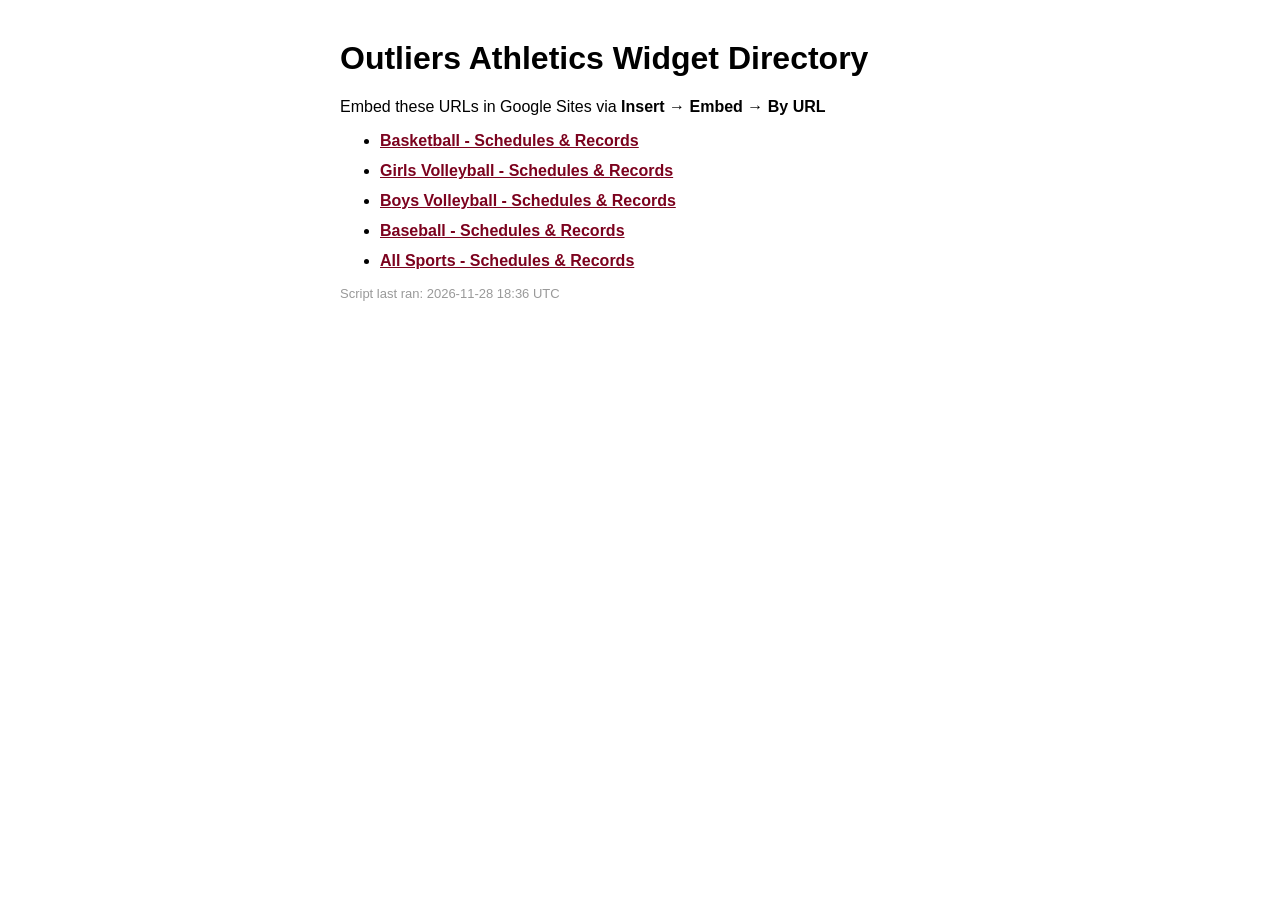
<file: index.html>
<!DOCTYPE html><html><head><meta charset='UTF-8'><title>Outliers Widgets</title><style>body{font-family:sans-serif;max-width:600px;margin:40px auto;padding:0 20px}a{color:#7c021e;font-weight:bold}li{margin:12px 0}</style></head><body><h1>Outliers Athletics Widget Directory</h1><p>Embed these URLs in Google Sites via <strong>Insert &rarr; Embed &rarr; By URL</strong></p><ul><li><a href="widget-basketball.html">Basketball - Schedules & Records</a></li><li><a href="widget-girls-volleyball.html">Girls Volleyball - Schedules & Records</a></li><li><a href="widget-boys-volleyball.html">Boys Volleyball - Schedules & Records</a></li><li><a href="widget-baseball.html">Baseball - Schedules & Records</a></li><li><a href="widget-all-sports.html">All Sports - Schedules & Records</a></li></ul><p style='color:#999;font-size:13px'>Script last ran: 2026-11-28 18:36 UTC</p></body></html>
</file>
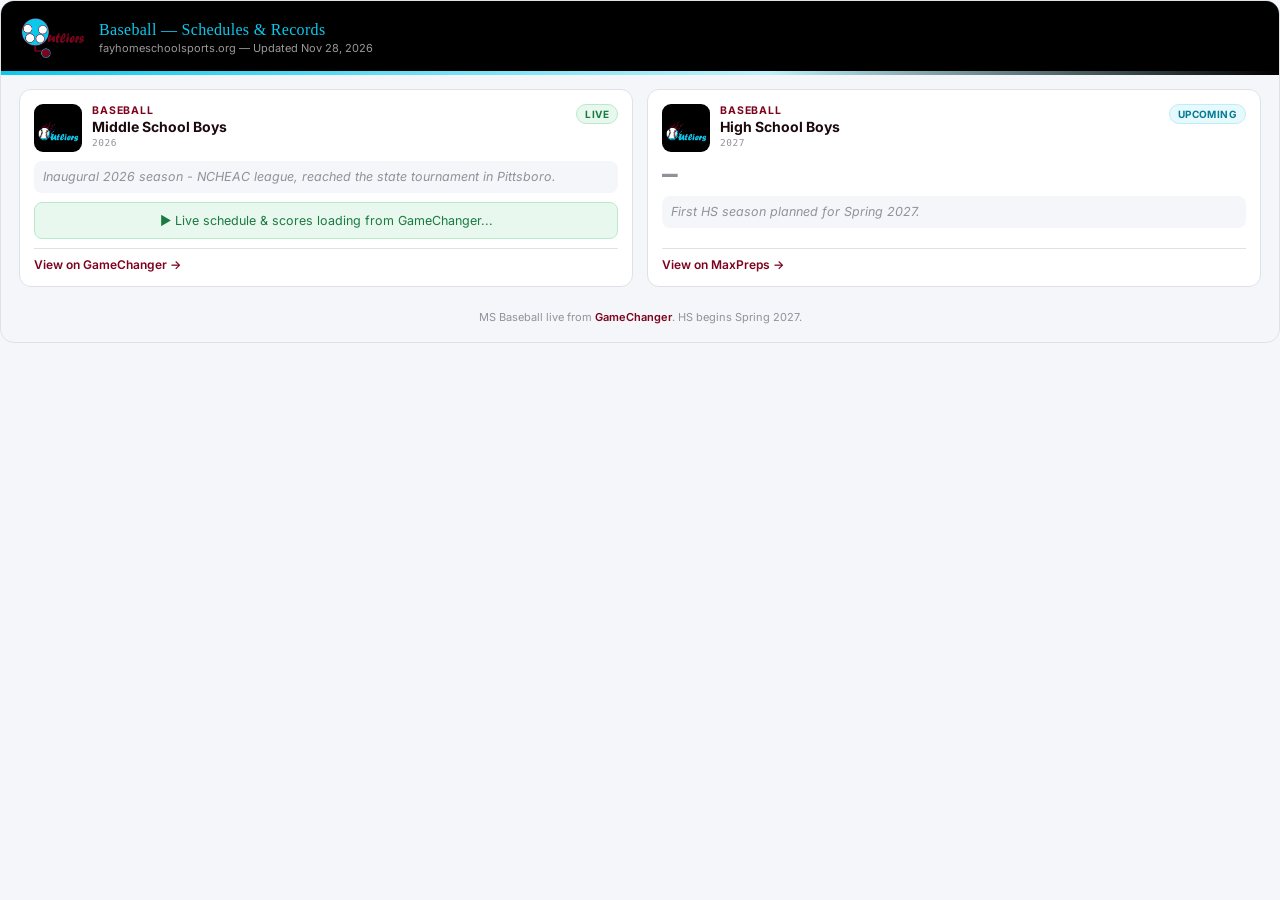
<file: widget-baseball.html>
<!DOCTYPE html>
<html lang="en">
<head>
<meta charset="UTF-8">
<meta name="viewport" content="width=device-width,initial-scale=1">
<title>Outliers Athletics</title>
<style>
*{box-sizing:border-box;margin:0;padding:0;}
body{background:#F4F6F9;font-family:'Inter',-apple-system,BlinkMacSystemFont,'Segoe UI',Roboto,sans-serif;color:#1a0a0d;}
.widget{border:1px solid #DDE2E8;border-radius:14px;overflow:hidden;background:#F4F6F9;}
.hdr{background:#000;color:#fff;padding:16px 20px;position:relative;display:flex;align-items:center;gap:14px;flex-wrap:wrap;}
.hdr::after{content:'';position:absolute;left:0;right:0;bottom:0;height:4px;background:linear-gradient(90deg,#0bc8ee,#bdf1fb 60%,transparent);}
.hdr img{height:42px;width:auto;}
.hdr-title{flex:1;}
.hdr h1{font-family:'Forte','Comic Sans MS',cursive;font-size:16px;color:#0bc8ee;font-weight:normal;letter-spacing:.02em;}
.hdr .upd{font-size:11px;opacity:.6;margin-top:2px;}
.grid{display:grid;grid-template-columns:repeat(auto-fit,minmax(260px,1fr));gap:14px;padding:14px 18px 18px;}
.card{background:#fff;border:1px solid #DDE2E8;border-radius:12px;padding:14px;display:flex;flex-direction:column;gap:9px;}
.card.err{border-color:#F5C9D1;background:#FDEDEF;}
.card-head{display:flex;align-items:flex-start;gap:10px;}
.badge{width:48px;height:48px;flex:none;background:#000;border-radius:9px;display:flex;align-items:center;justify-content:center;overflow:hidden;}
.badge img{width:88%;height:88%;object-fit:contain;}
.card-titles{flex:1;}
.sport{font-size:10.5px;letter-spacing:.08em;text-transform:uppercase;color:#7c021e;font-weight:700;margin-bottom:1px;}
.level{font-size:14px;font-weight:700;color:#1a0a0d;}
.yr{font-size:9.5px;letter-spacing:.06em;text-transform:uppercase;color:#93909a;font-family:monospace;margin-top:2px;}
.status{font-size:10px;font-weight:700;letter-spacing:.04em;text-transform:uppercase;padding:3px 8px;border-radius:999px;white-space:nowrap;flex:none;background:#F4F6F9;color:#93909a;border:1px solid #DDE2E8;}
.status.final{background:#FDEDEF;color:#7c021e;border-color:#F5C9D1;}
.status.pre{background:#E6F9FD;color:#047a93;border-color:#BDEEF8;}
.status.live{background:#E8F8EE;color:#1a7a40;border-color:#B8EAC9;}
.rec{font-size:26px;font-weight:800;color:#4a0112;font-family:monospace;line-height:1;}
.pct{font-size:11px;color:#93909a;font-family:monospace;margin-top:1px;}
.note{font-size:12.5px;color:#93909a;font-style:italic;line-height:1.4;background:#F4F6F9;border-radius:8px;padding:7px 9px;}
.nxt{font-size:12.5px;background:#F4F6F9;border-radius:8px;padding:7px 9px;line-height:1.4;}
.nxt strong{color:#4a0112;}
details{border-top:1px solid #DDE2E8;padding-top:8px;margin-top:2px;}
summary{font-size:12.5px;font-weight:600;color:#7c021e;cursor:pointer;list-style:none;padding:2px 0;}
summary::-webkit-details-marker{display:none;}
summary::before{content:'\25B8 ';}
details[open] summary::before{content:'\25BE ';}
.glist{margin-top:8px;display:flex;flex-direction:column;gap:5px;max-height:220px;overflow-y:auto;}
.grow{display:flex;justify-content:space-between;gap:6px;font-size:12px;padding:3px 2px;border-bottom:1px dashed #DDE2E8;}
.gdate{color:#93909a;flex:none;width:62px;font-family:monospace;}
.gopp{flex:1;}
.gres{font-family:monospace;font-weight:700;flex:none;}
.gres.w{color:#1f8a4c;}.gres.l{color:#b3273e;}
.mplink{margin-top:auto;font-size:12px;font-weight:600;color:#7c021e;text-decoration:none;border-top:1px solid #DDE2E8;padding-top:8px;display:block;}
.mplink:hover{color:#0bc8ee;}
.footer{font-size:11px;color:#93909a;text-align:center;padding:4px 18px 16px;line-height:1.6;}
.footer a{color:#7c021e;text-decoration:none;font-weight:600;}
.live-box{background:#E8F8EE;border:1px solid #B8EAC9;border-radius:8px;padding:10px;font-size:12.5px;color:#1a7a40;text-align:center;}
</style>
<link rel="preconnect" href="https://fonts.googleapis.com">
<link href="https://fonts.googleapis.com/css2?family=Inter:wght@400;600;700;800&display=swap" rel="stylesheet">
</head>
<body>
<div class="widget">
<div class="hdr">
  <img src="[data-uri]" alt="Outliers Athletics">
  <div class="hdr-title">
    <h1>Baseball &mdash; Schedules &amp; Records</h1>
    <div class="upd">fayhomeschoolsports.org &mdash; Updated Nov 28, 2026</div>
  </div>
</div>
<div class="grid"><div class="card"><div class="card-head"><div class="badge"><img src="[data-uri]" alt="Baseball"></div><div class="card-titles"><div class="sport">Baseball</div><div class="level">Middle School Boys</div><div class="yr">2026</div></div><span class="status live">Live</span></div><div class="note">Inaugural 2026 season - NCHEAC league, reached the state tournament in Pittsboro.</div><div class="live-box" id="gc-baseball-ms">&#9654; Live schedule &amp; scores loading from GameChanger...</div><a class="mplink" href="https://web.gc.com/teams/kGxt3T18uW0u/2026-spring-fayetteville-outliers-msb" target="_blank" rel="noopener">View on GameChanger &rarr;</a></div><div class="card"><div class="card-head"><div class="badge"><img src="[data-uri]" alt="Baseball"></div><div class="card-titles"><div class="sport">Baseball</div><div class="level">High School Boys</div><div class="yr">2027</div></div><span class="status pre">Upcoming</span></div><div class="rec" style="color:#93909a">&mdash;</div><div class="note">First HS season planned for Spring 2027.</div><a class="mplink" href="https://www.maxpreps.com/nc/fayetteville/fayetteville-outliers-outliers/baseball/" target="_blank" rel="noopener">View on MaxPreps &rarr;</a></div></div>
<div class="footer">MS Baseball live from <a href="https://web.gc.com/teams/kGxt3T18uW0u/2026-spring-fayetteville-outliers-msb">GameChanger</a>. HS begins Spring 2027.</div>
</div>

<script src="https://widgets.gc.com/static/js/sdk.v1.js"></script>
<script>
(function(){
  var GC_ID="9b48626c-98b5-400b-9f19-467268938605";
  if(window.GC&&window.GC.team&&window.GC.team.schedule){
    window.GC.team.schedule.init({target:"#gc-baseball-ms",widgetId:GC_ID,maxVerticalGamesVisible:4});
  }
})();
</script>
</body>
</html>
</file>
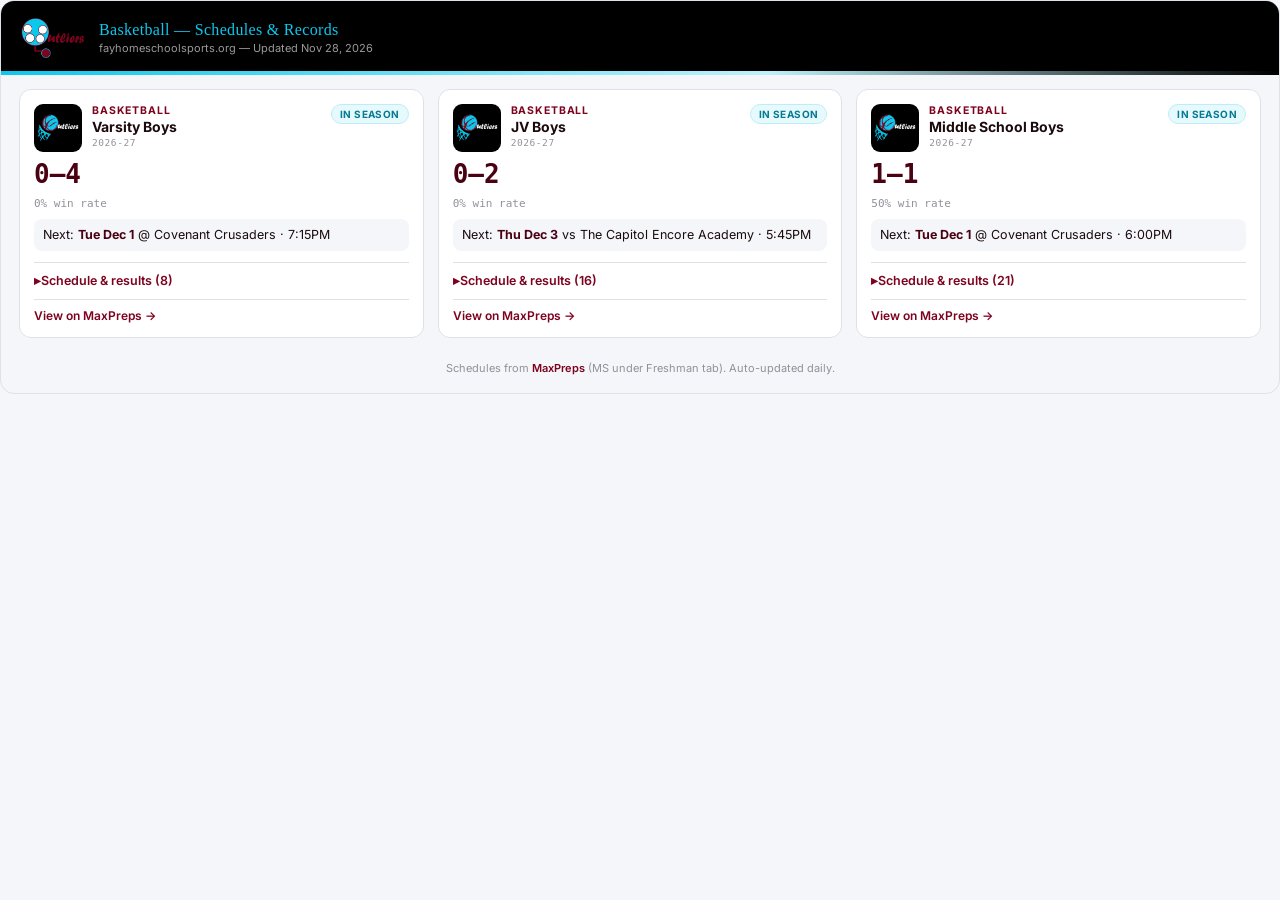
<file: widget-basketball.html>
<!DOCTYPE html>
<html lang="en">
<head>
<meta charset="UTF-8">
<meta name="viewport" content="width=device-width,initial-scale=1">
<title>Outliers Athletics</title>
<style>
*{box-sizing:border-box;margin:0;padding:0;}
body{background:#F4F6F9;font-family:'Inter',-apple-system,BlinkMacSystemFont,'Segoe UI',Roboto,sans-serif;color:#1a0a0d;}
.widget{border:1px solid #DDE2E8;border-radius:14px;overflow:hidden;background:#F4F6F9;}
.hdr{background:#000;color:#fff;padding:16px 20px;position:relative;display:flex;align-items:center;gap:14px;flex-wrap:wrap;}
.hdr::after{content:'';position:absolute;left:0;right:0;bottom:0;height:4px;background:linear-gradient(90deg,#0bc8ee,#bdf1fb 60%,transparent);}
.hdr img{height:42px;width:auto;}
.hdr-title{flex:1;}
.hdr h1{font-family:'Forte','Comic Sans MS',cursive;font-size:16px;color:#0bc8ee;font-weight:normal;letter-spacing:.02em;}
.hdr .upd{font-size:11px;opacity:.6;margin-top:2px;}
.grid{display:grid;grid-template-columns:repeat(auto-fit,minmax(260px,1fr));gap:14px;padding:14px 18px 18px;}
.card{background:#fff;border:1px solid #DDE2E8;border-radius:12px;padding:14px;display:flex;flex-direction:column;gap:9px;}
.card.err{border-color:#F5C9D1;background:#FDEDEF;}
.card-head{display:flex;align-items:flex-start;gap:10px;}
.badge{width:48px;height:48px;flex:none;background:#000;border-radius:9px;display:flex;align-items:center;justify-content:center;overflow:hidden;}
.badge img{width:88%;height:88%;object-fit:contain;}
.card-titles{flex:1;}
.sport{font-size:10.5px;letter-spacing:.08em;text-transform:uppercase;color:#7c021e;font-weight:700;margin-bottom:1px;}
.level{font-size:14px;font-weight:700;color:#1a0a0d;}
.yr{font-size:9.5px;letter-spacing:.06em;text-transform:uppercase;color:#93909a;font-family:monospace;margin-top:2px;}
.status{font-size:10px;font-weight:700;letter-spacing:.04em;text-transform:uppercase;padding:3px 8px;border-radius:999px;white-space:nowrap;flex:none;background:#F4F6F9;color:#93909a;border:1px solid #DDE2E8;}
.status.final{background:#FDEDEF;color:#7c021e;border-color:#F5C9D1;}
.status.pre{background:#E6F9FD;color:#047a93;border-color:#BDEEF8;}
.status.live{background:#E8F8EE;color:#1a7a40;border-color:#B8EAC9;}
.rec{font-size:26px;font-weight:800;color:#4a0112;font-family:monospace;line-height:1;}
.pct{font-size:11px;color:#93909a;font-family:monospace;margin-top:1px;}
.note{font-size:12.5px;color:#93909a;font-style:italic;line-height:1.4;background:#F4F6F9;border-radius:8px;padding:7px 9px;}
.nxt{font-size:12.5px;background:#F4F6F9;border-radius:8px;padding:7px 9px;line-height:1.4;}
.nxt strong{color:#4a0112;}
details{border-top:1px solid #DDE2E8;padding-top:8px;margin-top:2px;}
summary{font-size:12.5px;font-weight:600;color:#7c021e;cursor:pointer;list-style:none;padding:2px 0;}
summary::-webkit-details-marker{display:none;}
summary::before{content:'\25B8 ';}
details[open] summary::before{content:'\25BE ';}
.glist{margin-top:8px;display:flex;flex-direction:column;gap:5px;max-height:220px;overflow-y:auto;}
.grow{display:flex;justify-content:space-between;gap:6px;font-size:12px;padding:3px 2px;border-bottom:1px dashed #DDE2E8;}
.gdate{color:#93909a;flex:none;width:62px;font-family:monospace;}
.gopp{flex:1;}
.gres{font-family:monospace;font-weight:700;flex:none;}
.gres.w{color:#1f8a4c;}.gres.l{color:#b3273e;}
.mplink{margin-top:auto;font-size:12px;font-weight:600;color:#7c021e;text-decoration:none;border-top:1px solid #DDE2E8;padding-top:8px;display:block;}
.mplink:hover{color:#0bc8ee;}
.footer{font-size:11px;color:#93909a;text-align:center;padding:4px 18px 16px;line-height:1.6;}
.footer a{color:#7c021e;text-decoration:none;font-weight:600;}
.live-box{background:#E8F8EE;border:1px solid #B8EAC9;border-radius:8px;padding:10px;font-size:12.5px;color:#1a7a40;text-align:center;}
</style>
<link rel="preconnect" href="https://fonts.googleapis.com">
<link href="https://fonts.googleapis.com/css2?family=Inter:wght@400;600;700;800&display=swap" rel="stylesheet">
</head>
<body>
<div class="widget">
<div class="hdr">
  <img src="[data-uri]" alt="Outliers Athletics">
  <div class="hdr-title">
    <h1>Basketball &mdash; Schedules &amp; Records</h1>
    <div class="upd">fayhomeschoolsports.org &mdash; Updated Nov 28, 2026</div>
  </div>
</div>
<div class="grid"><div class="card"><div class="card-head"><div class="badge"><img src="[data-uri]" alt="Basketball"></div><div class="card-titles"><div class="sport">Basketball</div><div class="level">Varsity Boys</div><div class="yr">2026-27</div></div><span class="status pre">In Season</span></div><div class="rec">0&ndash;4</div><div class="pct">0% win rate</div><div class="nxt">Next: <strong>Tue Dec 1</strong> @ Covenant Crusaders &middot; 7:15PM</div><details><summary>Schedule &amp; results (8)</summary><div class="glist"><div class="grow"><span class="gdate">Sat Nov 7</span><span class="gopp">vs Durham Flight HomeSchool</span><span class="gres l">L 10-59</span></div><div class="grow"><span class="gdate">Fri Nov 13</span><span class="gopp">vs SHHA</span><span class="gres l">L 34-44</span></div><div class="grow"><span class="gdate">Sat Nov 14</span><span class="gopp">vs WCAHS</span><span class="gres l">L 36-55</span></div><div class="grow"><span class="gdate">Tue Nov 17</span><span class="gopp">vs SHHA</span><span class="gres l">L 41-66</span></div><div class="grow"><span class="gdate">Tue Dec 1</span><span class="gopp">@ Covenant Crusaders</span><span class="gres">7:15PM</span></div><div class="grow"><span class="gdate">Fri Dec 4</span><span class="gopp">@ Father Capodanno</span><span class="gres">6:30PM</span></div><div class="grow"><span class="gdate">Mon Jan 4</span><span class="gopp">vs Covenant Crusaders</span><span class="gres">6:45PM</span></div><div class="grow"><span class="gdate">Tue Jan 19</span><span class="gopp">@ SHHA</span><span class="gres">6:30PM</span></div></div></details><a class="mplink" href="https://www.maxpreps.com/nc/fayetteville/fayetteville-outliers-outliers/basketball/" target="_blank" rel="noopener">View on MaxPreps &rarr;</a></div><div class="card"><div class="card-head"><div class="badge"><img src="[data-uri]" alt="Basketball"></div><div class="card-titles"><div class="sport">Basketball</div><div class="level">JV Boys</div><div class="yr">2026-27</div></div><span class="status pre">In Season</span></div><div class="rec">0&ndash;2</div><div class="pct">0% win rate</div><div class="nxt">Next: <strong>Thu Dec 3</strong> vs The Capitol Encore Academy &middot; 5:45PM</div><details><summary>Schedule &amp; results (16)</summary><div class="glist"><div class="grow"><span class="gdate">Sat Nov 7</span><span class="gopp">vs Oak Forest</span><span class="gres l">L 19-44</span></div><div class="grow"><span class="gdate">Mon Nov 16</span><span class="gopp">@ Freedom Christian Academy</span><span class="gres l">L 37-57</span></div><div class="grow"><span class="gdate">Thu Dec 3</span><span class="gopp">vs The Capitol Encore Academy</span><span class="gres">5:45PM</span></div><div class="grow"><span class="gdate">Thu Dec 10</span><span class="gopp">@ Freedom Christian Academy</span><span class="gres">4:00PM</span></div><div class="grow"><span class="gdate">Fri Dec 11</span><span class="gopp">vs Cornerstone Christian Academy</span><span class="gres">5:30PM</span></div><div class="grow"><span class="gdate">Mon Dec 14</span><span class="gopp">@ Ascend Leadership Academy</span><span class="gres">5:00PM</span></div><div class="grow"><span class="gdate">Tue Dec 15</span><span class="gopp">vs Cornerstone Christian Academy</span><span class="gres">5:30PM</span></div><div class="grow"><span class="gdate">Fri Jan 15</span><span class="gopp">vs Grovemont</span><span class="gres">7:00PM</span></div><div class="grow"><span class="gdate">Fri Jan 22</span><span class="gopp">vs Riverside Christian Academy</span><span class="gres">6:00PM</span></div><div class="grow"><span class="gdate">Tue Jan 26</span><span class="gopp">@ Alpha Academy</span><span class="gres">5:30PM</span></div><div class="grow"><span class="gdate">Fri Jan 29</span><span class="gopp">@ Cornerstone Christian Academy</span><span class="gres">6:30PM</span></div><div class="grow"><span class="gdate">Tue Feb 2</span><span class="gopp">vs Opponent TBA</span><span class="gres">5:30PM</span></div><div class="grow"><span class="gdate">Thu Feb 4</span><span class="gopp">@ Chatham HomeSchool</span><span class="gres">5:00PM</span></div><div class="grow"><span class="gdate">Mon Feb 8</span><span class="gopp">@ Riverside Christian Academy</span><span class="gres">7:30PM</span></div><div class="grow"><span class="gdate">Thu Feb 11</span><span class="gopp">@ Grovemont</span><span class="gres">7:15PM</span></div><div class="grow"><span class="gdate">Fri Feb 12</span><span class="gopp">vs South Wake</span><span class="gres">7:00PM</span></div></div></details><a class="mplink" href="https://www.maxpreps.com/nc/fayetteville/fayetteville-outliers-outliers/basketball/jv/" target="_blank" rel="noopener">View on MaxPreps &rarr;</a></div><div class="card"><div class="card-head"><div class="badge"><img src="[data-uri]" alt="Basketball"></div><div class="card-titles"><div class="sport">Basketball</div><div class="level">Middle School Boys</div><div class="yr">2026-27</div></div><span class="status pre">In Season</span></div><div class="rec">1&ndash;1</div><div class="pct">50% win rate</div><div class="nxt">Next: <strong>Tue Dec 1</strong> @ Covenant Crusaders &middot; 6:00PM</div><details><summary>Schedule &amp; results (21)</summary><div class="glist"><div class="grow"><span class="gdate">Mon Nov 16</span><span class="gopp">@ Freedom Christian Academy</span><span class="gres l">L 29-51</span></div><div class="grow"><span class="gdate">Tue Nov 17</span><span class="gopp">vs Brookside Christian Academy</span><span class="gres w">W 21-17</span></div><div class="grow"><span class="gdate">Tue Dec 1</span><span class="gopp">@ Covenant Crusaders</span><span class="gres">6:00PM</span></div><div class="grow"><span class="gdate">Thu Dec 3</span><span class="gopp">vs The Capitol Encore Academy</span><span class="gres">4:30PM</span></div><div class="grow"><span class="gdate">Mon Dec 7</span><span class="gopp">@ Opponent TBA</span><span class="gres">4:30PM</span></div><div class="grow"><span class="gdate">Fri Dec 11</span><span class="gopp">vs Cornerstone Christian Academy</span><span class="gres">4:30PM</span></div><div class="grow"><span class="gdate">Tue Dec 15</span><span class="gopp">vs Cornerstone Christian Academy</span><span class="gres">4:30PM</span></div><div class="grow"><span class="gdate">Mon Jan 4</span><span class="gopp">vs Covenant Crusaders</span><span class="gres">5:30PM</span></div><div class="grow"><span class="gdate">Thu Jan 7</span><span class="gopp">vs Opponent TBA</span><span class="gres">4:00PM</span></div><div class="grow"><span class="gdate">Fri Jan 8</span><span class="gopp">vs Opponent TBA</span><span class="gres">4:30PM</span></div><div class="grow"><span class="gdate">Tue Jan 12</span><span class="gopp">@ Brookside Christian Academy</span><span class="gres">4:00PM</span></div><div class="grow"><span class="gdate">Thu Jan 14</span><span class="gopp">@ Opponent TBA</span><span class="gres">4:00PM</span></div><div class="grow"><span class="gdate">Fri Jan 15</span><span class="gopp">vs Grovemont</span><span class="gres">6:00PM</span></div><div class="grow"><span class="gdate">Fri Jan 22</span><span class="gopp">vs Riverside Christian Academy</span><span class="gres">5:00PM</span></div><div class="grow"><span class="gdate">Tue Jan 26</span><span class="gopp">@ Alpha Academy</span><span class="gres">4:30PM</span></div><div class="grow"><span class="gdate">Fri Jan 29</span><span class="gopp">@ Cornerstone Christian Academy</span><span class="gres">5:15PM</span></div><div class="grow"><span class="gdate">Tue Feb 2</span><span class="gopp">vs Opponent TBA</span><span class="gres">4:30PM</span></div><div class="grow"><span class="gdate">Thu Feb 4</span><span class="gopp">@ Chatham HomeSchool</span><span class="gres">4:00PM</span></div><div class="grow"><span class="gdate">Mon Feb 8</span><span class="gopp">@ Riverside Christian Academy</span><span class="gres">6:30PM</span></div><div class="grow"><span class="gdate">Thu Feb 11</span><span class="gopp">@ Grovemont</span><span class="gres">6:15PM</span></div><div class="grow"><span class="gdate">Fri Feb 12</span><span class="gopp">vs South Wake</span><span class="gres">6:00PM</span></div></div></details><a class="mplink" href="https://www.maxpreps.com/nc/fayetteville/fayetteville-outliers-outliers/basketball/freshman/" target="_blank" rel="noopener">View on MaxPreps &rarr;</a></div></div>
<div class="footer">Schedules from <a href="https://www.maxpreps.com/nc/fayetteville/fayetteville-outliers-outliers/basketball/">MaxPreps</a> (MS under Freshman tab). Auto-updated daily.</div>
</div>

</body>
</html>
</file>
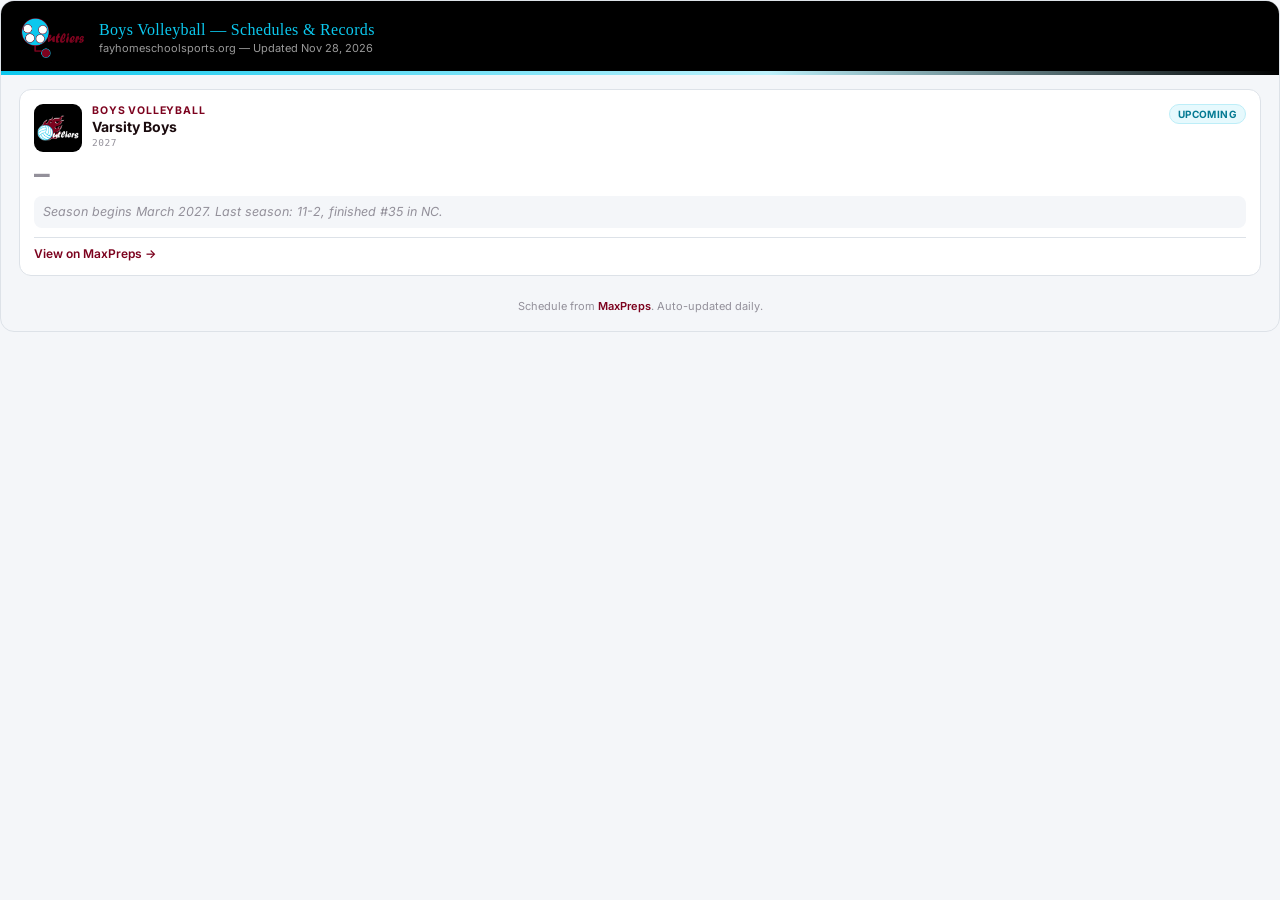
<file: widget-boys-volleyball.html>
<!DOCTYPE html>
<html lang="en">
<head>
<meta charset="UTF-8">
<meta name="viewport" content="width=device-width,initial-scale=1">
<title>Outliers Athletics</title>
<style>
*{box-sizing:border-box;margin:0;padding:0;}
body{background:#F4F6F9;font-family:'Inter',-apple-system,BlinkMacSystemFont,'Segoe UI',Roboto,sans-serif;color:#1a0a0d;}
.widget{border:1px solid #DDE2E8;border-radius:14px;overflow:hidden;background:#F4F6F9;}
.hdr{background:#000;color:#fff;padding:16px 20px;position:relative;display:flex;align-items:center;gap:14px;flex-wrap:wrap;}
.hdr::after{content:'';position:absolute;left:0;right:0;bottom:0;height:4px;background:linear-gradient(90deg,#0bc8ee,#bdf1fb 60%,transparent);}
.hdr img{height:42px;width:auto;}
.hdr-title{flex:1;}
.hdr h1{font-family:'Forte','Comic Sans MS',cursive;font-size:16px;color:#0bc8ee;font-weight:normal;letter-spacing:.02em;}
.hdr .upd{font-size:11px;opacity:.6;margin-top:2px;}
.grid{display:grid;grid-template-columns:repeat(auto-fit,minmax(260px,1fr));gap:14px;padding:14px 18px 18px;}
.card{background:#fff;border:1px solid #DDE2E8;border-radius:12px;padding:14px;display:flex;flex-direction:column;gap:9px;}
.card.err{border-color:#F5C9D1;background:#FDEDEF;}
.card-head{display:flex;align-items:flex-start;gap:10px;}
.badge{width:48px;height:48px;flex:none;background:#000;border-radius:9px;display:flex;align-items:center;justify-content:center;overflow:hidden;}
.badge img{width:88%;height:88%;object-fit:contain;}
.card-titles{flex:1;}
.sport{font-size:10.5px;letter-spacing:.08em;text-transform:uppercase;color:#7c021e;font-weight:700;margin-bottom:1px;}
.level{font-size:14px;font-weight:700;color:#1a0a0d;}
.yr{font-size:9.5px;letter-spacing:.06em;text-transform:uppercase;color:#93909a;font-family:monospace;margin-top:2px;}
.status{font-size:10px;font-weight:700;letter-spacing:.04em;text-transform:uppercase;padding:3px 8px;border-radius:999px;white-space:nowrap;flex:none;background:#F4F6F9;color:#93909a;border:1px solid #DDE2E8;}
.status.final{background:#FDEDEF;color:#7c021e;border-color:#F5C9D1;}
.status.pre{background:#E6F9FD;color:#047a93;border-color:#BDEEF8;}
.status.live{background:#E8F8EE;color:#1a7a40;border-color:#B8EAC9;}
.rec{font-size:26px;font-weight:800;color:#4a0112;font-family:monospace;line-height:1;}
.pct{font-size:11px;color:#93909a;font-family:monospace;margin-top:1px;}
.note{font-size:12.5px;color:#93909a;font-style:italic;line-height:1.4;background:#F4F6F9;border-radius:8px;padding:7px 9px;}
.nxt{font-size:12.5px;background:#F4F6F9;border-radius:8px;padding:7px 9px;line-height:1.4;}
.nxt strong{color:#4a0112;}
details{border-top:1px solid #DDE2E8;padding-top:8px;margin-top:2px;}
summary{font-size:12.5px;font-weight:600;color:#7c021e;cursor:pointer;list-style:none;padding:2px 0;}
summary::-webkit-details-marker{display:none;}
summary::before{content:'\25B8 ';}
details[open] summary::before{content:'\25BE ';}
.glist{margin-top:8px;display:flex;flex-direction:column;gap:5px;max-height:220px;overflow-y:auto;}
.grow{display:flex;justify-content:space-between;gap:6px;font-size:12px;padding:3px 2px;border-bottom:1px dashed #DDE2E8;}
.gdate{color:#93909a;flex:none;width:62px;font-family:monospace;}
.gopp{flex:1;}
.gres{font-family:monospace;font-weight:700;flex:none;}
.gres.w{color:#1f8a4c;}.gres.l{color:#b3273e;}
.mplink{margin-top:auto;font-size:12px;font-weight:600;color:#7c021e;text-decoration:none;border-top:1px solid #DDE2E8;padding-top:8px;display:block;}
.mplink:hover{color:#0bc8ee;}
.footer{font-size:11px;color:#93909a;text-align:center;padding:4px 18px 16px;line-height:1.6;}
.footer a{color:#7c021e;text-decoration:none;font-weight:600;}
.live-box{background:#E8F8EE;border:1px solid #B8EAC9;border-radius:8px;padding:10px;font-size:12.5px;color:#1a7a40;text-align:center;}
</style>
<link rel="preconnect" href="https://fonts.googleapis.com">
<link href="https://fonts.googleapis.com/css2?family=Inter:wght@400;600;700;800&display=swap" rel="stylesheet">
</head>
<body>
<div class="widget">
<div class="hdr">
  <img src="[data-uri]" alt="Outliers Athletics">
  <div class="hdr-title">
    <h1>Boys Volleyball &mdash; Schedules &amp; Records</h1>
    <div class="upd">fayhomeschoolsports.org &mdash; Updated Nov 28, 2026</div>
  </div>
</div>
<div class="grid"><div class="card"><div class="card-head"><div class="badge"><img src="[data-uri]" alt="Boys Volleyball"></div><div class="card-titles"><div class="sport">Boys Volleyball</div><div class="level">Varsity Boys</div><div class="yr">2027</div></div><span class="status pre">Upcoming</span></div><div class="rec" style="color:#93909a">&mdash;</div><div class="note">Season begins March 2027. Last season: 11-2, finished #35 in NC.</div><a class="mplink" href="https://www.maxpreps.com/nc/fayetteville/fayetteville-outliers-outliers/volleyball/boys/" target="_blank" rel="noopener">View on MaxPreps &rarr;</a></div></div>
<div class="footer">Schedule from <a href="https://www.maxpreps.com/nc/fayetteville/fayetteville-outliers-outliers/volleyball/boys/">MaxPreps</a>. Auto-updated daily.</div>
</div>

</body>
</html>
</file>
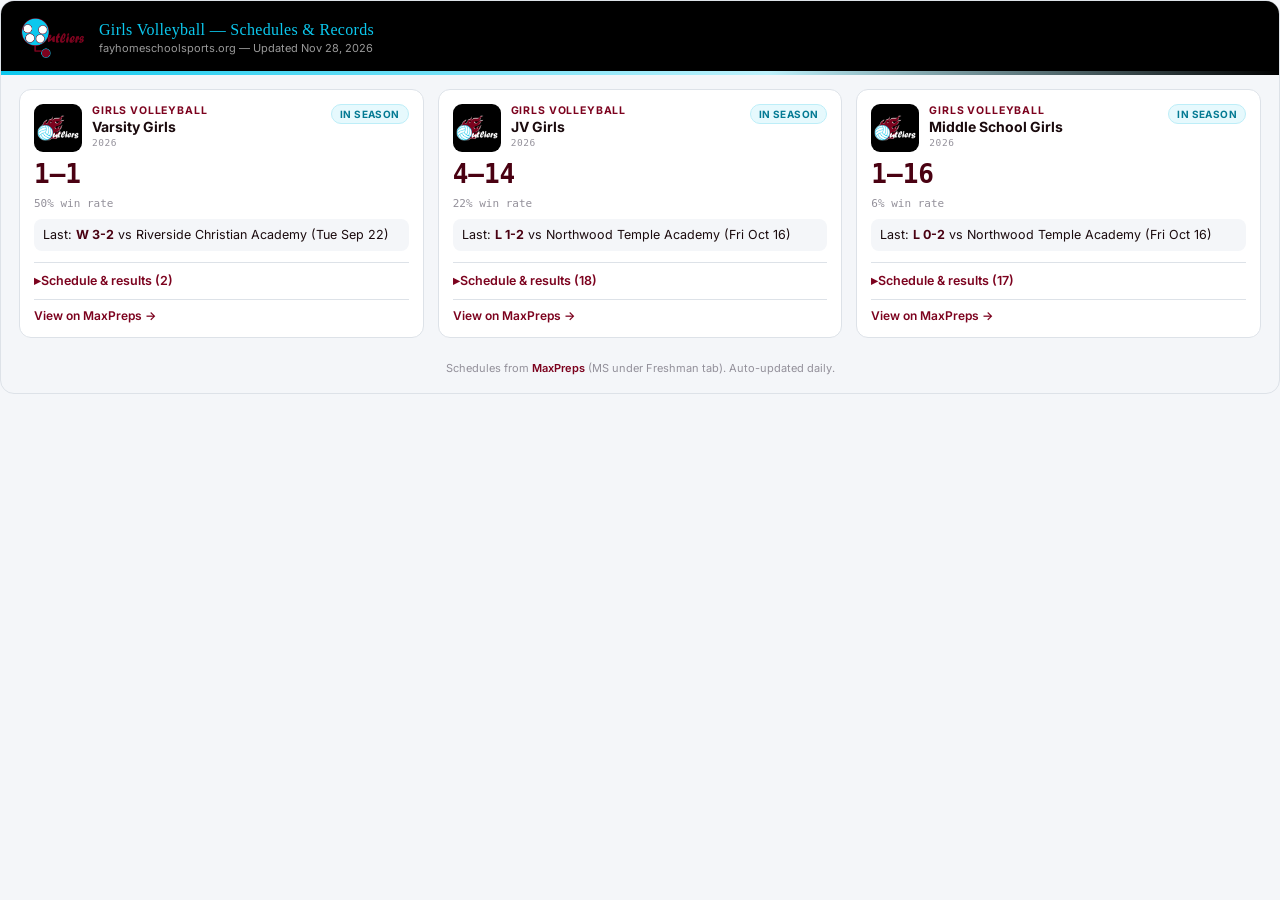
<file: widget-girls-volleyball.html>
<!DOCTYPE html>
<html lang="en">
<head>
<meta charset="UTF-8">
<meta name="viewport" content="width=device-width,initial-scale=1">
<title>Outliers Athletics</title>
<style>
*{box-sizing:border-box;margin:0;padding:0;}
body{background:#F4F6F9;font-family:'Inter',-apple-system,BlinkMacSystemFont,'Segoe UI',Roboto,sans-serif;color:#1a0a0d;}
.widget{border:1px solid #DDE2E8;border-radius:14px;overflow:hidden;background:#F4F6F9;}
.hdr{background:#000;color:#fff;padding:16px 20px;position:relative;display:flex;align-items:center;gap:14px;flex-wrap:wrap;}
.hdr::after{content:'';position:absolute;left:0;right:0;bottom:0;height:4px;background:linear-gradient(90deg,#0bc8ee,#bdf1fb 60%,transparent);}
.hdr img{height:42px;width:auto;}
.hdr-title{flex:1;}
.hdr h1{font-family:'Forte','Comic Sans MS',cursive;font-size:16px;color:#0bc8ee;font-weight:normal;letter-spacing:.02em;}
.hdr .upd{font-size:11px;opacity:.6;margin-top:2px;}
.grid{display:grid;grid-template-columns:repeat(auto-fit,minmax(260px,1fr));gap:14px;padding:14px 18px 18px;}
.card{background:#fff;border:1px solid #DDE2E8;border-radius:12px;padding:14px;display:flex;flex-direction:column;gap:9px;}
.card.err{border-color:#F5C9D1;background:#FDEDEF;}
.card-head{display:flex;align-items:flex-start;gap:10px;}
.badge{width:48px;height:48px;flex:none;background:#000;border-radius:9px;display:flex;align-items:center;justify-content:center;overflow:hidden;}
.badge img{width:88%;height:88%;object-fit:contain;}
.card-titles{flex:1;}
.sport{font-size:10.5px;letter-spacing:.08em;text-transform:uppercase;color:#7c021e;font-weight:700;margin-bottom:1px;}
.level{font-size:14px;font-weight:700;color:#1a0a0d;}
.yr{font-size:9.5px;letter-spacing:.06em;text-transform:uppercase;color:#93909a;font-family:monospace;margin-top:2px;}
.status{font-size:10px;font-weight:700;letter-spacing:.04em;text-transform:uppercase;padding:3px 8px;border-radius:999px;white-space:nowrap;flex:none;background:#F4F6F9;color:#93909a;border:1px solid #DDE2E8;}
.status.final{background:#FDEDEF;color:#7c021e;border-color:#F5C9D1;}
.status.pre{background:#E6F9FD;color:#047a93;border-color:#BDEEF8;}
.status.live{background:#E8F8EE;color:#1a7a40;border-color:#B8EAC9;}
.rec{font-size:26px;font-weight:800;color:#4a0112;font-family:monospace;line-height:1;}
.pct{font-size:11px;color:#93909a;font-family:monospace;margin-top:1px;}
.note{font-size:12.5px;color:#93909a;font-style:italic;line-height:1.4;background:#F4F6F9;border-radius:8px;padding:7px 9px;}
.nxt{font-size:12.5px;background:#F4F6F9;border-radius:8px;padding:7px 9px;line-height:1.4;}
.nxt strong{color:#4a0112;}
details{border-top:1px solid #DDE2E8;padding-top:8px;margin-top:2px;}
summary{font-size:12.5px;font-weight:600;color:#7c021e;cursor:pointer;list-style:none;padding:2px 0;}
summary::-webkit-details-marker{display:none;}
summary::before{content:'\25B8 ';}
details[open] summary::before{content:'\25BE ';}
.glist{margin-top:8px;display:flex;flex-direction:column;gap:5px;max-height:220px;overflow-y:auto;}
.grow{display:flex;justify-content:space-between;gap:6px;font-size:12px;padding:3px 2px;border-bottom:1px dashed #DDE2E8;}
.gdate{color:#93909a;flex:none;width:62px;font-family:monospace;}
.gopp{flex:1;}
.gres{font-family:monospace;font-weight:700;flex:none;}
.gres.w{color:#1f8a4c;}.gres.l{color:#b3273e;}
.mplink{margin-top:auto;font-size:12px;font-weight:600;color:#7c021e;text-decoration:none;border-top:1px solid #DDE2E8;padding-top:8px;display:block;}
.mplink:hover{color:#0bc8ee;}
.footer{font-size:11px;color:#93909a;text-align:center;padding:4px 18px 16px;line-height:1.6;}
.footer a{color:#7c021e;text-decoration:none;font-weight:600;}
.live-box{background:#E8F8EE;border:1px solid #B8EAC9;border-radius:8px;padding:10px;font-size:12.5px;color:#1a7a40;text-align:center;}
</style>
<link rel="preconnect" href="https://fonts.googleapis.com">
<link href="https://fonts.googleapis.com/css2?family=Inter:wght@400;600;700;800&display=swap" rel="stylesheet">
</head>
<body>
<div class="widget">
<div class="hdr">
  <img src="[data-uri]" alt="Outliers Athletics">
  <div class="hdr-title">
    <h1>Girls Volleyball &mdash; Schedules &amp; Records</h1>
    <div class="upd">fayhomeschoolsports.org &mdash; Updated Nov 28, 2026</div>
  </div>
</div>
<div class="grid"><div class="card"><div class="card-head"><div class="badge"><img src="[data-uri]" alt="Girls Volleyball"></div><div class="card-titles"><div class="sport">Girls Volleyball</div><div class="level">Varsity Girls</div><div class="yr">2026</div></div><span class="status pre">In Season</span></div><div class="rec">1&ndash;1</div><div class="pct">50% win rate</div><div class="nxt">Last: <strong>W 3-2</strong> vs Riverside Christian Academy (Tue Sep 22)</div><details><summary>Schedule &amp; results (2)</summary><div class="glist"><div class="grow"><span class="gdate">Mon Sep 14</span><span class="gopp">vs Alpha Academy</span><span class="gres l">L 0-3</span></div><div class="grow"><span class="gdate">Tue Sep 22</span><span class="gopp">vs Riverside Christian Academy</span><span class="gres w">W 3-2</span></div></div></details><a class="mplink" href="https://www.maxpreps.com/nc/fayetteville/fayetteville-outliers-outliers/volleyball/" target="_blank" rel="noopener">View on MaxPreps &rarr;</a></div><div class="card"><div class="card-head"><div class="badge"><img src="[data-uri]" alt="Girls Volleyball"></div><div class="card-titles"><div class="sport">Girls Volleyball</div><div class="level">JV Girls</div><div class="yr">2026</div></div><span class="status pre">In Season</span></div><div class="rec">4&ndash;14</div><div class="pct">22% win rate</div><div class="nxt">Last: <strong>L 1-2</strong> vs Northwood Temple Academy (Fri Oct 16)</div><details><summary>Schedule &amp; results (18)</summary><div class="glist"><div class="grow"><span class="gdate">Tue Aug 18</span><span class="gopp">@ Northwood Temple Academy</span><span class="gres l">L 0-2</span></div><div class="grow"><span class="gdate">Thu Aug 27</span><span class="gopp">@ Brookside Christian Academy</span><span class="gres w">W 3-1</span></div><div class="grow"><span class="gdate">Fri Aug 28</span><span class="gopp">@ Opponent TBA</span><span class="gres w">W 2-0</span></div><div class="grow"><span class="gdate">Mon Aug 31</span><span class="gopp">@ Liberty Christian Academy</span><span class="gres l">L 0-2</span></div><div class="grow"><span class="gdate">Tue Sep 1</span><span class="gopp">@ Opponent TBA</span><span class="gres l">L 0-3</span></div><div class="grow"><span class="gdate">Thu Sep 3</span><span class="gopp">@ Christ the Cornerstone Academy</span><span class="gres l">L 0-2</span></div><div class="grow"><span class="gdate">Tue Sep 8</span><span class="gopp">@ Riverside Christian Academy</span><span class="gres l">L 0-3</span></div><div class="grow"><span class="gdate">Fri Sep 11</span><span class="gopp">@ Opponent TBA</span><span class="gres l">L 0-2</span></div><div class="grow"><span class="gdate">Mon Sep 14</span><span class="gopp">vs Alpha Academy</span><span class="gres l">L 0-3</span></div><div class="grow"><span class="gdate">Tue Sep 15</span><span class="gopp">vs Father Capodanno</span><span class="gres l">L 1-3</span></div><div class="grow"><span class="gdate">Thu Sep 17</span><span class="gopp">vs Brookside Christian Academy</span><span class="gres w">W 3-0</span></div><div class="grow"><span class="gdate">Tue Sep 22</span><span class="gopp">vs Riverside Christian Academy</span><span class="gres l">L 0-2</span></div><div class="grow"><span class="gdate">Tue Sep 29</span><span class="gopp">vs Opponent TBA</span><span class="gres w">W 3-1</span></div><div class="grow"><span class="gdate">Thu Oct 1</span><span class="gopp">vs Opponent TBA</span><span class="gres l">L 1-3</span></div><div class="grow"><span class="gdate">Tue Oct 6</span><span class="gopp">vs Christ the Cornerstone Academy</span><span class="gres l">L 0-2</span></div><div class="grow"><span class="gdate">Thu Oct 8</span><span class="gopp">vs Opponent TBA</span><span class="gres l">L 0-3</span></div><div class="grow"><span class="gdate">Tue Oct 13</span><span class="gopp">@ Christ the Cornerstone Academy</span><span class="gres l">L 0-2</span></div><div class="grow"><span class="gdate">Fri Oct 16</span><span class="gopp">vs Northwood Temple Academy</span><span class="gres l">L 1-2</span></div></div></details><a class="mplink" href="https://www.maxpreps.com/nc/fayetteville/fayetteville-outliers-outliers/volleyball/jv/" target="_blank" rel="noopener">View on MaxPreps &rarr;</a></div><div class="card"><div class="card-head"><div class="badge"><img src="[data-uri]" alt="Girls Volleyball"></div><div class="card-titles"><div class="sport">Girls Volleyball</div><div class="level">Middle School Girls</div><div class="yr">2026</div></div><span class="status pre">In Season</span></div><div class="rec">1&ndash;16</div><div class="pct">6% win rate</div><div class="nxt">Last: <strong>L 0-2</strong> vs Northwood Temple Academy (Fri Oct 16)</div><details><summary>Schedule &amp; results (17)</summary><div class="glist"><div class="grow"><span class="gdate">Tue Aug 18</span><span class="gopp">@ Northwood Temple Academy</span><span class="gres l">L 0-2</span></div><div class="grow"><span class="gdate">Tue Aug 25</span><span class="gopp">@ Opponent TBA</span><span class="gres l">L 0-2</span></div><div class="grow"><span class="gdate">Fri Aug 28</span><span class="gopp">@ Opponent TBA</span><span class="gres w">W 2-1</span></div><div class="grow"><span class="gdate">Mon Aug 31</span><span class="gopp">@ Liberty Christian Academy</span><span class="gres l">L 0-2</span></div><div class="grow"><span class="gdate">Tue Sep 1</span><span class="gopp">@ Opponent TBA</span><span class="gres l">L 0-2</span></div><div class="grow"><span class="gdate">Tue Sep 8</span><span class="gopp">@ Riverside Christian Academy</span><span class="gres l">L 0-2</span></div><div class="grow"><span class="gdate">Wed Sep 9</span><span class="gopp">@ Opponent TBA</span><span class="gres l">L 0-2</span></div><div class="grow"><span class="gdate">Thu Sep 10</span><span class="gopp">@ Opponent TBA</span><span class="gres l">L 0-2</span></div><div class="grow"><span class="gdate">Fri Sep 11</span><span class="gopp">@ Opponent TBA</span><span class="gres l">L 0-2</span></div><div class="grow"><span class="gdate">Mon Sep 14</span><span class="gopp">vs Alpha Academy</span><span class="gres l">L 0-2</span></div><div class="grow"><span class="gdate">Mon Sep 21</span><span class="gopp">vs Opponent TBA</span><span class="gres l">L 0-2</span></div><div class="grow"><span class="gdate">Tue Sep 22</span><span class="gopp">vs Riverside Christian Academy</span><span class="gres l">L 0-2</span></div><div class="grow"><span class="gdate">Thu Sep 24</span><span class="gopp">vs Opponent TBA</span><span class="gres l">L 1-2</span></div><div class="grow"><span class="gdate">Mon Sep 28</span><span class="gopp">vs Opponent TBA</span><span class="gres l">L 0-2</span></div><div class="grow"><span class="gdate">Tue Sep 29</span><span class="gopp">vs Opponent TBA</span><span class="gres l">L 0-2</span></div><div class="grow"><span class="gdate">Thu Oct 8</span><span class="gopp">vs Opponent TBA</span><span class="gres l">L 0-2</span></div><div class="grow"><span class="gdate">Fri Oct 16</span><span class="gopp">vs Northwood Temple Academy</span><span class="gres l">L 0-2</span></div></div></details><a class="mplink" href="https://www.maxpreps.com/nc/fayetteville/fayetteville-outliers-outliers/volleyball/freshman/" target="_blank" rel="noopener">View on MaxPreps &rarr;</a></div></div>
<div class="footer">Schedules from <a href="https://www.maxpreps.com/nc/fayetteville/fayetteville-outliers-outliers/volleyball/">MaxPreps</a> (MS under Freshman tab). Auto-updated daily.</div>
</div>

</body>
</html>
</file>
